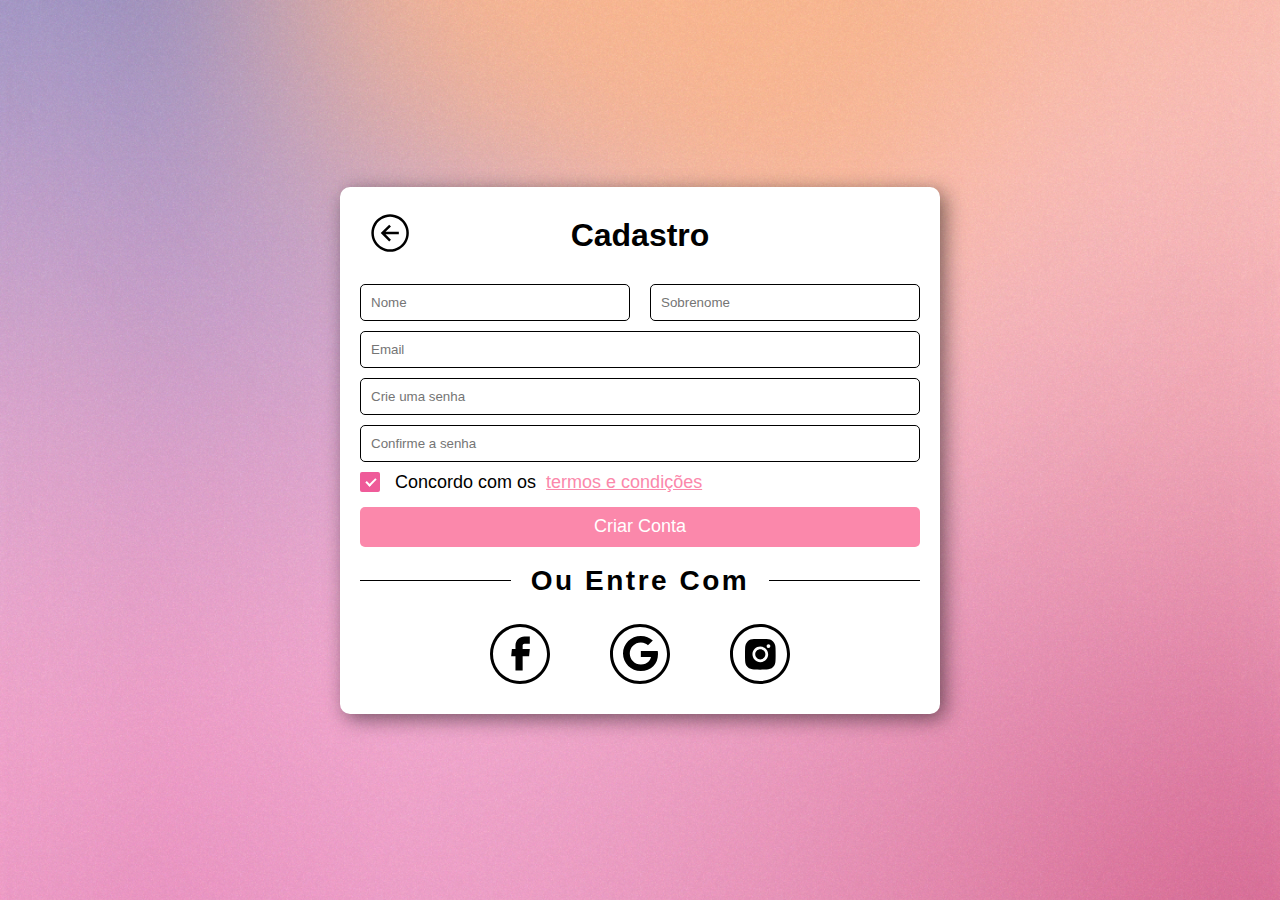
<file: Dalia_Projeto-main/dália/FrontEnd/DaliaCadastro/cadastro.html>
<!DOCTYPE html>
<html lang="en">

<head>
  <meta charset="UTF-8">
  <meta name="viewport" content="width=device-width, initial-scale=1.0">
  <link rel="stylesheet" href="cadastro.css">
  <title>Dália Cadastro</title>
  <link rel="shortcut icon" type="imagex/png" href="./img/dália_secundario.png">
</head>

<body>
  <div class="painel">
    <div class="form-row">
      <div class="cabecalho">
        <a href="/dália/Dália login/login.html" class="voltar"><img src="img/Back.svg" alt="Voltar"></a>
        <h1>Cadastro</h1>
      </div>
      <div class="nome_sobrenome">
        <input type="name" class="form-control__nm" id="name" placeholder="Nome">
        <input type="lastname" class="form-control__sm" id="lastname" placeholder="Sobrenome">
      </div>
      <div class="inputs">
        <div class="form-group">
          <input type="email" class="form-control" id="email" placeholder="Email">
        </div>
        <div class="seguranca form-group">
          <input type="password" class="form-control" id="password" placeholder="Crie uma senha">
        </div>
        <div class="seguranca form-group">
          <input type="password" class="form-control" id="passconfirmation" placeholder="Confirme a senha">
        </div>
      </div>
      <label class="container">Concordo com os <a href="#" class="termos__condicoes"> termos e condições </a>
        <input type="checkbox" checked="checked">
        <span class="checkmark"></span>
      </label>
      <section>
        <button>Criar Conta</button>
      </section>
      <div class="line-parent">
        <div class="frame-child">
        </div>
        <div class="ou-entre-com">Ou entre com</div>
        <div class="frame-child">
        </div>
      </div>
      <div class="tags__redes">
        <img class="tags" alt="" src="img/Facebook.svg">
        <img class="tags" alt="" src="img/Google.svg">
        <img class="tags" alt="" src="img/Instagram.svg">
      </div>


    </div>
  </div>
  <div vw class="enabled">
    <div vw-access-button class="active"></div>
    <div vw-plugin-wrapper>
      <div class="vw-plugin-top-wrapper"></div>
    </div>
  </div>
  <script src="https://vlibras.gov.br/app/vlibras-plugin.js"></script>
  <script>
    new window.VLibras.Widget('https://vlibras.gov.br/app');
  </script>
  <script src="cadastro.js"></script>
</body>

</html>
</file>
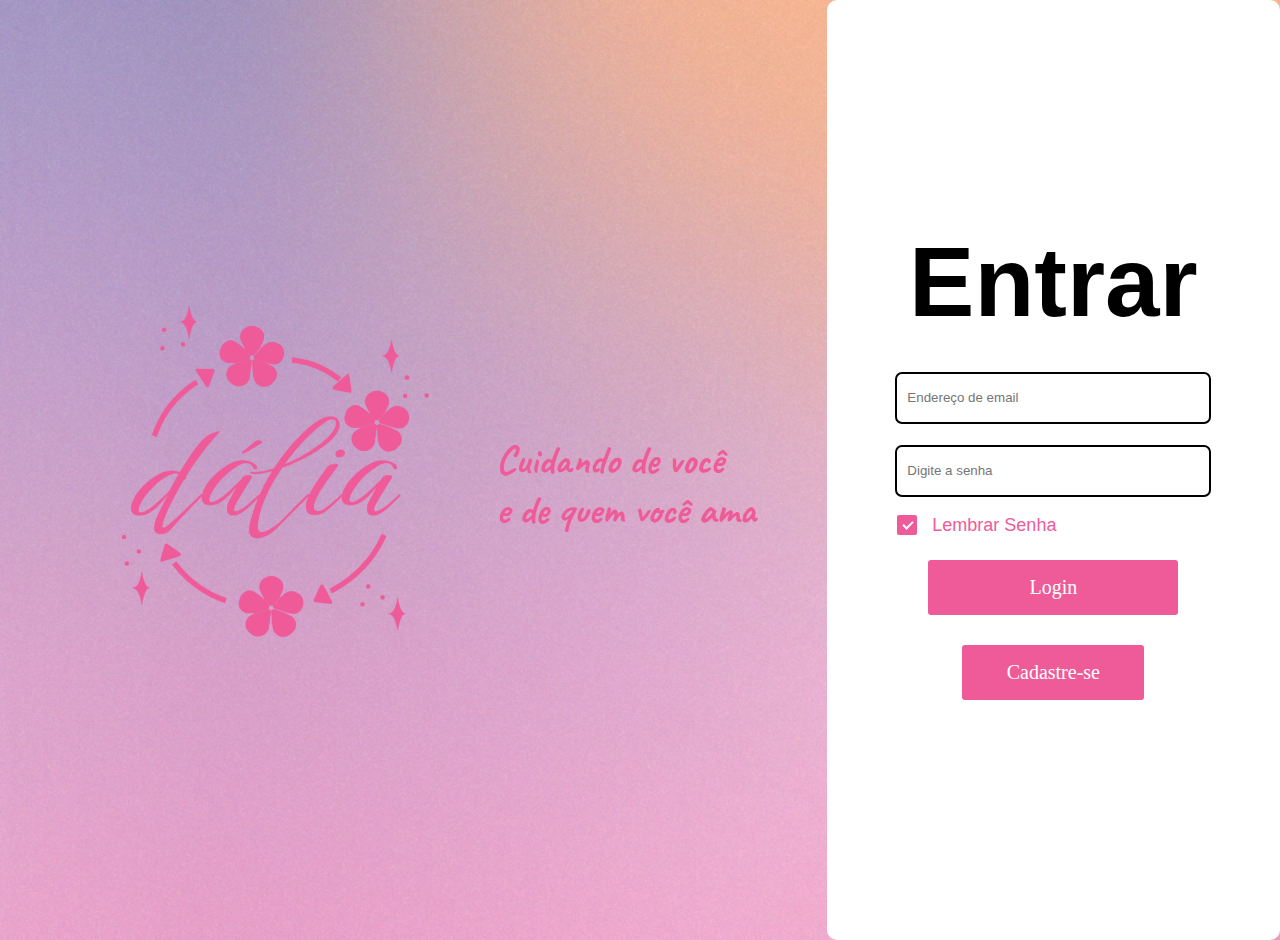
<file: Dalia_Projeto-main/dália/FrontEnd/DaliaLogin/login.html>
<!DOCTYPE html>
<html lang="en">
<head>
    <meta charset="UTF-8">
    <meta name="viewport" content="width=device-width, initial-scale=1.0">
    <link rel="stylesheet" href="login.css">
    <title>Dália Login</title>
    <link rel="shortcut icon" type="imagex/png" href="./img/dália_secundario.png">
</head>
<body>
  <div class="lado_left">
    <img src="img/Dalia 2.0.png" alt="Logo" class="LogoDalia">
    <h1>Cuidando de você<br>e de quem você ama</h1>
  </div>
  <div  class="lado_direito">

      <div class="form-group lado_rigth" >
        <h1 class="entrar">Entrar</h1>
       
      </div>
      <div class="form-group">
        <input type="email" class="form-control" id="exampleInputEmail1" aria-describedby="emailHelp" placeholder="Endereço de email">
        <input type="password" class="form-control-password" id="exampleInputPassword1" placeholder="Digite a senha">
        <label class="container">Lembrar Senha
          <input type="checkbox" checked="checked">
          <span class="checkmark"></span>
        </label>
      </div>
     <div class="botoes">
      <button type="submit" class="botaoLogin" href="/forum/index.html">Login</button>
      <a class="botaoCadastro" target="_blank" href='/dália/Dália cadastro/cadastro.html'>Cadastre-se</a>
    </div>
    </div>
    <div vw class="enabled">
      <div vw-access-button class="active"></div>
      <div vw-plugin-wrapper>
        <div class="vw-plugin-top-wrapper"></div>
      </div>
    </div>
    <script src="https://vlibras.gov.br/app/vlibras-plugin.js"></script>
    <script>
      new window.VLibras.Widget('https://vlibras.gov.br/app');
    </script>
    <script src="login.js"></script>
</body>
</html>
</file>
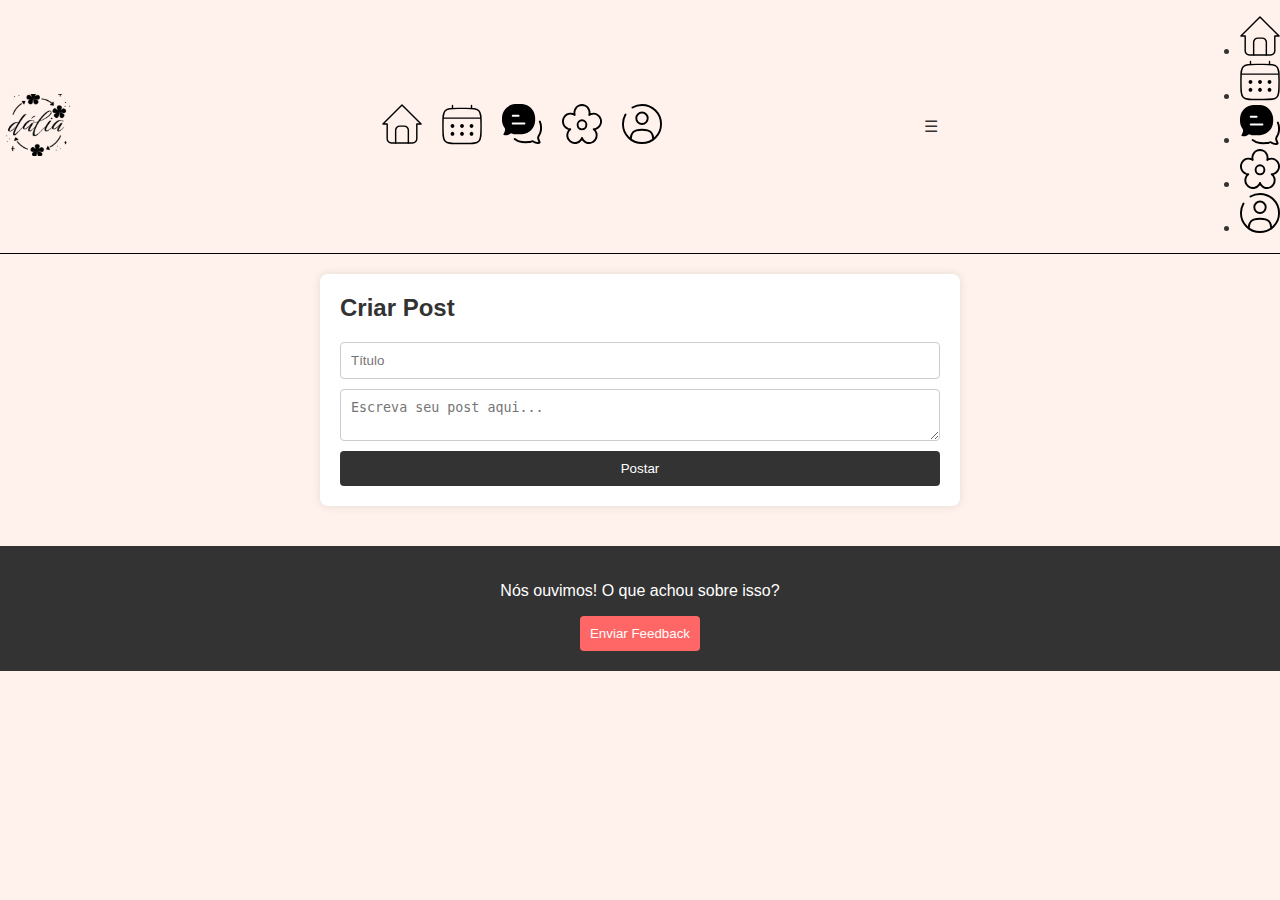
<file: Dalia_Projeto-main/dália/FrontEnd/forum/forum.html>
<!DOCTYPE html>
<html lang="en">

<head>
    <meta charset="UTF-8">
    <meta name="viewport" content="width=device-width, initial-scale=1.0">
    <link rel="stylesheet" href="https://stackpath.bootstrapcdn.com/bootstrap/4.1.3/css/bootstrap.min.css"
        integrity="sha384-MCw98/SFnGE8fJT3GXwEOngsV7Zt27NXFoaoApmYm81iuXoPkFOJwJ8ERdknLPMO" crossorigin="anonymous">
    <title>Dália</title>
    <link rel="shortcut icon" type="imagex/png" href="./img/navbar/dália_secundario.png">
    <link rel="stylesheet" href="forum.css">
</head>

<body>
    <header>
        <div class="logo">
            <img src="./img/navbar/Logo_dalia.png" alt="Logo">
        </div>
        <nav>
            <ul>
                <li class="Home"><a href="../home/index.html"><img src="./img/navbar/Home__nav.svg" alt=""></a></li>
                <li class="Calendario"><a href="../calendario/calendario.html"><img src="./img/navbar/Calendar__nav.svg"></a></li>
                <li class="forum"><a href="../forum/forum.html"><img src="./img/navbar/Fórum-full__nav.svg"></a></li>
                <li class="principal"><a href="../principal/principal.html"><img src="./img/navbar/Flower__nav.svg" alt=""></a></li>
                <li class="perfil"><a href="../perfil/perfil.html"><img src="./img/navbar/Perfil__nav.svg"></a>
                </li>
            </ul>
        </nav>
    </header>
    <main>
        <section class="post-creation">
            <h2>Criar Post</h2>
            <form id="post-form">
                <input type="text" id="post-title" placeholder="Título" required>
                <textarea id="post-content" placeholder="Escreva seu post aqui..." required></textarea>
                <button type="submit">Postar</button>
            </form>
        </section>
        <section class="posts" id="posts"></section>
    </main>
    <div vw class="enabled">
        <div vw-access-button class="active"></div>
        <div vw-plugin-wrapper>
            <div class="vw-plugin-top-wrapper"></div>
        </div>
    </div>
    <script src="https://vlibras.gov.br/app/vlibras-plugin.js"></script>
    <script>
        new window.VLibras.Widget('https://vlibras.gov.br/app');
    </script>
    <footer>
        <div class="feedback">
            <p>Nós ouvimos! O que achou sobre isso?</p>
            <button>Enviar Feedback</button>
        </div>
    </footer>
    <script src="https://code.jquery.com/jquery-3.3.1.slim.min.js"
        integrity="sha384-q8i/X+965DzO0rT7abK41JStQIAqVgRVzpbzo5smXKp4YfRvH+8abtTE1Pi6jizo" crossorigin="anonymous">
    </script>
    <script src="https://cdnjs.cloudflare.com/ajax/libs/popper.js/1.14.3/umd/popper.min.js"
        integrity="sha384-ZMP7rVo3mIykV+2+9J3UJ46jBk0WLaUAdn689aCwoqbBJiSnjAK/l8WvCWPIPm49" crossorigin="anonymous">
    </script>
    <script src="https://stackpath.bootstrapcdn.com/bootstrap/4.1.3/js/bootstrap.min.js"
        integrity="sha384-ChfqqxuZUCnJSK3+MXmPNIyE6ZbWh2IMqE241rYiqJxyMiZ6OW/JmZQ5stwEULTy" crossorigin="anonymous">
    </script>
    <script>
 document.addEventListener('DOMContentLoaded', function() {
    // Cria o botão de toggle
    const menuToggle = document.createElement('div');
    menuToggle.className = 'menu-toggle';
    menuToggle.innerHTML = '☰';
    
    // Cria o container do dropdown
    const dropdownMenu = document.createElement('div');
    dropdownMenu.className = 'dropdown-menu';
    
    // Clona o menu existente para dentro do dropdown
    const navClone = document.querySelector('nav ul').cloneNode(true);
    dropdownMenu.appendChild(navClone);
    
    // Adiciona os elementos ao header
    const header = document.querySelector('header');
    header.appendChild(menuToggle);
    header.appendChild(dropdownMenu);
    
    // Adiciona evento de clique
    menuToggle.addEventListener('click', function(e) {
        e.stopPropagation();
        dropdownMenu.classList.toggle('show');
    });
    
    // Fecha o menu ao clicar fora
    document.addEventListener('click', function() {
        dropdownMenu.classList.remove('show');
    });
    
    // Previne que o clique no menu feche ele
    dropdownMenu.addEventListener('click', function(e) {
        e.stopPropagation();
    });
});
</script>
    <script src="forum.js"></script>
</body>

</html>
</file>
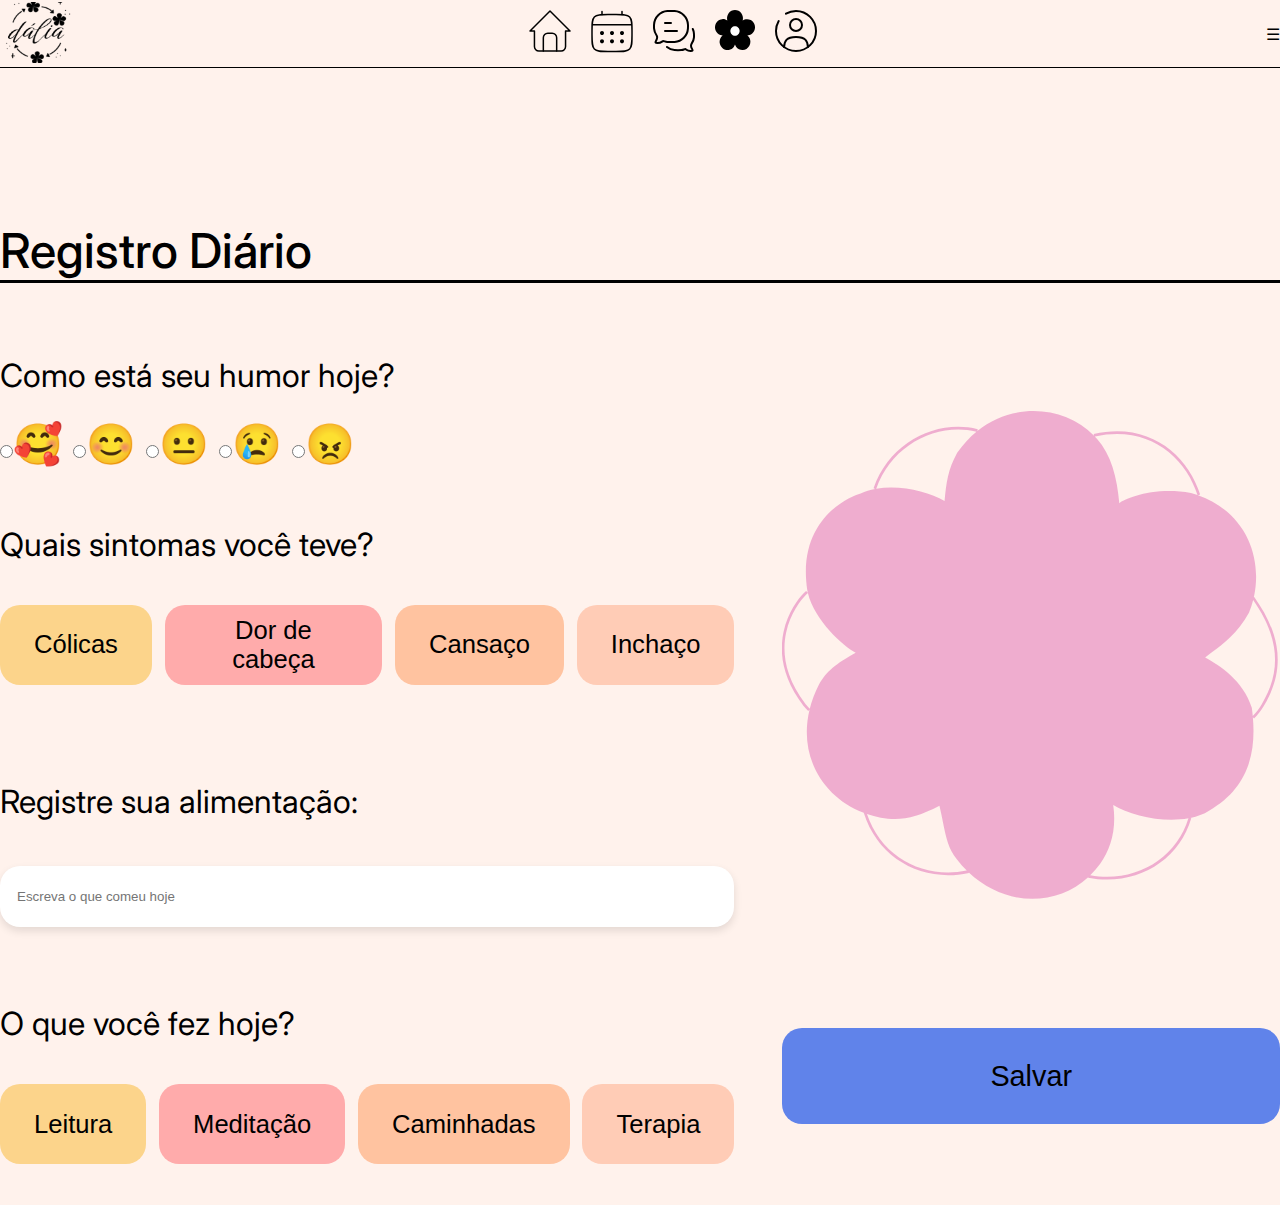
<file: Dalia_Projeto-main/dália/FrontEnd/principal/principal.html>
<!DOCTYPE html>
<html lang="pt-br">
<head>
    <meta charset="UTF-8">
    <meta name="viewport" content="width=device-width, initial-scale=1.0">
    <title>Document</title>
    <link rel="stylesheet" href="principal.css">
    <link rel="preconnect" href="https://fonts.googleapis.com">
    <link rel="preconnect" href="https://fonts.gstatic.com" crossorigin>
    <link href="https://fonts.googleapis.com/css2?family=Inter:ital,opsz,wght@0,14..32,100..900;1,14..32,100..900&display=swap" rel="stylesheet">
    <title>Registro diario materno</title>
    <link rel="shortcut icon" type="imagex/png" href="./navbar/dália_secundario.png">
    <script src="perfil-darkmode.js"></script>
</head>
<body>
    <header>
        <div class="logo">
            <img src="./navbar/Logo_dalia.png" alt="Logo">
        </div>
        <nav>
            <ul>
                <li class="Home"><a href="./home/index.html"><img src="./navbar/Home__nav.svg" alt=""></a></li>
                <li class="Calendario"><a href="../calendario/calendario.html"><img src="./navbar/Calendar__nav.svg"></a></li>
                <li class="forum"><a href="../forum/forum.html"><img src="./navbar/Fórum__nav.svg"></a></li>
                <li class="principal"><a href="../principal/principal.html"><img src="./navbar/Flower-full__nav.svg" alt=""></a></li>
                <li class="perfil"><a href="../perfil/perfil.html"><img src="./navbar/Perfil__nav.svg"></a>
                </li>
            </ul>
        </nav>
    </header>
    <main>
        <div class="container">
            <div>
                <h1>Registro Diário</h1>
            <div class="container-registro" alt="registro-diario">
                <div class="imagem-fundo">
                    <div class="recebe-registros" id="recebe-registros">
                        <div class="registros-conteudo" id="registros-conteudo"></div>
                    </div>
                </div>
                <div>
                    <h2>Como está seu humor hoje?</h1>
                        <div class="mood-options">
                            <label class="sentimento" for="happy1"><input type="radio" id="happy1" name="mood" value="feliz">🥰</label>
                            <label class="sentimento" for="happy2"><input type="radio" id="happy2" name="mood" value="contente">😊</label>
                            <label class="sentimento" for="neutro"><input type="radio" id="neutro" name="mood" value="neutro">😐</label>
                            <label class="sentimento" for="triste"><input type="radio" id="triste" name="mood" value="triste">😢</label>
                            <label class="sentimento" for="bravo"><input type="radio" id="bravo" name="mood" value="bravo">😠</label>
                        </div>
                </div>
                <div class="registro">
                    <h2>Quais sintomas você teve?</h1>
                    <div alt="sintomas"></div>
                    <div>
                        <div id="lista-sintomas" class="sintomas__btn">
                            <button class="sintoma" style="background-color: #fcd48b;" value="colicas">Cólicas</button>
                            <button class="sintoma" style="background-color: #FFABAB;" value="dorCabeca">Dor de cabeça</button>
                            <button class="sintoma" style="background-color: #FFC3A0;" value="cansaco">Cansaço</button>
                            <button class="sintoma" style="background-color: #FFCCB6;" value="inchaço">Inchaço</button>
                        </div>
                    </div>
                </div>
                <div class="registro">
                    <h2>Registre sua alimentação:</h1>
                    <div alt="alimentacao">
                        <input type="text" class="alimentacao" placeholder="Escreva o que comeu hoje">
                    </div>
                </div>
                <div class="registro">
                    <h2>O que você fez hoje?</h1>
                    <div alt="hábitos"></div>
                    <div id="lista-sintomas" class="sintomas__btn">
                        <button class="sintoma" style="background-color: #fcd48b;" value="leituras" id="BotaoSintoma">Leitura</button>
                        <button class="sintoma" style="background-color: #FFABAB;" value="meditação" id="BotaoSintoma">Meditação</button>
                        <button class="sintoma" style="background-color: #FFC3A0;" value="caminhadas">Caminhadas</button>
                        <button class="sintoma" style="background-color: #FFCCB6;" value="terapia">Terapia</button>
                    </div>
                </div>
                <button class="save">Salvar</button>
            </div>
            </div>
        </div>
    </main>
    

    
<script src="principal.js"></script>
<!-- VLibras-->
<div vw class="enabled">
<div vw-access-button class="active"></div>
<div vw-plugin-wrapper>
  <div class="vw-plugin-top-wrapper"></div>
</div>
</div>
<script src="https://vlibras.gov.br/app/vlibras-plugin.js"></script>
<script>
new window.VLibras.Widget('https://vlibras.gov.br/app');
</script>
<script src="https://code.jquery.com/jquery-3.3.1.slim.min.js" integrity="sha384-q8i/X+965DzO0rT7abK41JStQIAqVgRVzpbzo5smXKp4YfRvH+8abtTE1Pi6jizo" crossorigin="anonymous"></script>
<script src="https://cdnjs.cloudflare.com/ajax/libs/popper.js/1.14.3/umd/popper.min.js" integrity="sha384-ZMP7rVo3mIykV+2+9J3UJ46jBk0WLaUAdn689aCwoqbBJiSnjAK/l8WvCWPIPm49" crossorigin="anonymous"></script>
<script src="https://stackpath.bootstrapcdn.com/bootstrap/4.1.3/js/bootstrap.min.js" integrity="sha384-ChfqqxuZUCnJSK3+MXmPNIyE6ZbWh2IMqE241rYiqJxyMiZ6OW/JmZQ5stwEULTy" crossorigin="anonymous"></script>
<script>
 document.addEventListener('DOMContentLoaded', function() {
    // Cria o botão de toggle
    const menuToggle = document.createElement('div');
    menuToggle.className = 'menu-toggle';
    menuToggle.innerHTML = '☰';
    
    // Cria o container do dropdown
    const dropdownMenu = document.createElement('div');
    dropdownMenu.className = 'dropdown-menu';
    
    // Clona o menu existente para dentro do dropdown
    const navClone = document.querySelector('nav ul').cloneNode(true);
    dropdownMenu.appendChild(navClone);
    
    // Adiciona os elementos ao header
    const header = document.querySelector('header');
    header.appendChild(menuToggle);
    header.appendChild(dropdownMenu);
    
    // Adiciona evento de clique
    menuToggle.addEventListener('click', function(e) {
        e.stopPropagation();
        dropdownMenu.classList.toggle('show');
    });
    
    // Fecha o menu ao clicar fora
    document.addEventListener('click', function() {
        dropdownMenu.classList.remove('show');
    });
    
    // Previne que o clique no menu feche ele
    dropdownMenu.addEventListener('click', function(e) {
        e.stopPropagation();
    });
});
</script>
</body>
</html>
</file>
<file: Dalia_Projeto-main/dália/FrontEnd/DaliaCadastro/cadastro.css>
html, body {
    height: 100%;
    margin: 0;
    padding: 0;
    display: flex;
    justify-content: center;
    align-items: center;
    background-size: cover;
    background-repeat: no-repeat;
    font-family: 'Gill Sans', 'Gill Sans MT', Calibri, 'Trebuchet MS', sans-serif;
}

html{
    background-image: url(img/Gradient.png);
}

* {
    box-sizing: border-box;
}

.painel {
    box-shadow: 5px 5px 20px rgba(0, 0, 0, 0.5); /* Ajuste para sombra externa */
    padding: 20px;
    width: 600px;
    max-width: 600px;
    border-radius: 10px;
    background-color: white;
}


.nome_sobrenome {
    display: flex;
    gap: 20px;
}

.form-control__nm, .form-control__sm, .form-control {
    width: 100%;
    padding: 10px;
    margin-bottom: 10px;
    border-radius: 5px;
    border: 1.5px solid black;
}

.form-control__nm {
    width: 220px;
    flex: 1;
}

.form-control__sm {
    flex: 1;
}

button {
    width: 100%;
    height: 40px;
    margin-top: 15px;
    border: none;
    border-radius: 5px;
    font-size: 18px;
    background-color: #FB88AB;
    color: white;
    cursor: pointer;
}

button:hover {
    background-color: white;
    border: 1.5px solid  #FB88AB;
    color: #FB88AB;

}


.cabecalho {
    margin-bottom: 20px;
    display: flex;
    align-items: center;
    justify-content: center; /* Mantém o conteúdo centralizado */
    position: relative;
    padding: 10px;
}

.cabecalho h1 {
    margin: 0;
    text-align: center; /* Centraliza o texto dentro de seu espaço */
    flex-grow: 1; /* Ocupará o espaço disponível entre o ícone e o final */
}

.cabecalho .voltar {
    position: absolute;
    left: 10px; /* Fixa o ícone à esquerda */
    text-decoration: none; /* Remove sublinha de links */
}

.cabecalho img {
    height: 40px;
    width: 40px;
    cursor: pointer;
}

/* Responsividade */
@media (max-width: 768px) {
    .nome_sobrenome {
        flex-direction: column;
    }
}

.frame-child {
    flex: 1;
    position: relative;
    border-top: 1px solid black;
    box-sizing: border-box;
    height: 1px;
}
.ou-entre-com {
    position: relative;
    letter-spacing: 0.09em;
    line-height: 67px;
    text-transform: capitalize;
    font-weight: 600;
}
.line-parent {
    width: 100%;
    position: relative;
    display: flex;
    flex-direction: row;
    align-items: center;
    justify-content: flex-start;
    gap: 20px;
    text-align: center;
    font-size: 28px;
    color: black;
}

.tags {
    width: 60px;
    position: relative;
    height: 60px;
}
.tags__redes {
    position: relative;
    width: 100%;
    display: flex;
    flex-direction: row;
    align-items: center;
    justify-content: center;
    padding: 10px 0px;
    box-sizing: border-box;
    gap: 60px;
    }

.termos__condicoes{
    color: #FB88AB;
    padding-left: 1ch;
}

/*checkbox*/ 
.container {
    display: flex;
    align-items: center; /* Alinha o checkbox e o texto verticalmente */
    position: relative;
    padding-left: 35px;
    cursor: pointer;
    font-size: 18px; /* Ajusta o tamanho da fonte para combinar */
    line-height: 20px; /* Certifica-se de que o texto e o checkbox estão bem alinhados */
    user-select: none;
  }

.container input {
    position: absolute;
    opacity: 0;
    cursor: pointer;
    height: 0;
    width: 0;
  }
.checkmark {
    position: absolute;
    top: 0;
    left: 0;
    height: 20px;
    width: 20px;
    background-color: #ccc;
    border-radius: 10%;
  }

.container:hover input ~ .checkmark {
    background-color: #ef5b99;
  }

.container input:checked ~ .checkmark {
    background-color: #ef5b99;
  }

.checkmark:after {
    content: "";
    position: absolute;
    display: none;
}

.container input:checked ~ .checkmark:after {
    display: block;
}

.container .checkmark:after {
        left: 8px; /* Ajustando o ícone de marcação */
        top: 4px; /* Ajustando o ícone de marcação */
        width: 4px; /* Reduzindo o tamanho da marcação */
        height: 8px; /* Reduzindo o tamanho da marcação */
        border: solid white;
        border-width: 0 2px 2px 0;
        transform: rotate(45deg);
    }
</file>
<file: Dalia_Projeto-main/dália/FrontEnd/DaliaLogin/login.css>
@import url('https://fonts.googleapis.com/css2?family=Caveat:wght@400..700&display=swap');

html{
    width: 100%;
    height: 100%;
    position: absolute;
}

.form-group{
    display: flex;
    flex-direction: column;
    justify-content: center;
    align-items: flex-start;
    margin-bottom: 10px;
}

body{
    font-family: "Caveat", cursive;
    margin: 0;
    color: #ef5b99;
    display: flex;
    background: rgb(255,255,255);
    background-image: url(img/Gradient.png);
    background-size: 1920px;
    /*background: linear-gradient(90deg, rgba(255,255,255,1) 0%, rgba(255,180,208,1) 100%);*/
}   



.lado_direito {
    padding: 20px;
    border-radius: 10px;
    width: 50%;
    height: 100vh; /* Agora a div ocupa 100% da altura da viewport */
    display: flex;
    flex-direction: column;
    justify-content: center; /* Centraliza verticalmente */
    align-items: center; /* Centraliza horizontalmente */
    background-color: white;
    font-family: 'Gill Sans', 'Gill Sans MT', Calibri, 'Trebuchet MS', sans-serif;
}

h1{
    margin: 0;
    justify-content: center;
    align-items: center;
    display: flex;
}

.botoes{
    display: flex;
    flex-direction: column;
    width: 250px;
    align-items: center;
    
}

button{
    margin: 15px 15%;
    display: flex;
    justify-content: center;
    align-items: center;
    width: 100%;    
    padding: 16px;
    border: none;
    border-radius: 3px;
    font-family: 'Gill Sans', 'Gill Sans MT', Calibri, 'Trebuchet MS';
    font-size: 20px;
}
.botaoLogin{
    background-color: #ef5b99;
    color: white;
}
.botaoLogin:hover{
    background-color: white;
    color: #ef5b99;
    outline: solid 2px  #ef5b99;

}

a{
    text-decoration: none;
    display: flex;
    justify-content: center;
    align-items: center;
    font-size: 20px;
    padding: 16px;
    border-radius: 3px;
    margin: 15px 15%;
}

.botaoCadastro:hover{
    background-color: white;
    color: #ef5b99;
    outline: solid 2px  #ef5b99;

}

.entrar{
    font-size: 98px;
    color: black;
}

.form-control{
    width: 300px;
    padding-left: 10px;
    height: 46px;
    margin-top: 25px;
    border-radius: 5px;
    border-width: 0;
    outline: solid 2px black;
    background-color: transparent;
}

.form-control-password{
    width: 300px;
    height: 46px;
    padding-left: 10px;
    margin-top: 25px;
    border-radius: 5px;
    border-width: 0;
    outline: solid 2px black;
    background-color: transparent;
}

.lado_left{
    margin-top: 30px;
    width: 100%;
    display:flex;
    justify-content: center;
    align-items: center;
   
    font-size: 20px;
}

.LogoDalia{
    margin: 20px;
    width: 30vw;
}
.botaoCadastro{
    background-color: #ef5b99;
    color: white;
    width: 150px;
    font-family: 'Gill Sans', 'Gill Sans MT', Calibri, 'Trebuchet MS';
}

/*checkbox*/ 
.container {
    margin-top: 20px;
    display: flex;
    align-items: center; /* Alinha o checkbox e o texto verticalmente */
    position: relative;
    padding-left: 35px;
    cursor: pointer;
    font-size: 18px; /* Ajusta o tamanho da fonte para combinar */
    line-height: 20px; /* Certifica-se de que o texto e o checkbox estão bem alinhados */
    user-select: none;
  }

.container input {
    position: absolute;
    opacity: 0;
    cursor: pointer;
    height: 0;
    width: 0;
  }
.checkmark {
    position: absolute;
    top: 0;
    left: 0;
    height: 20px;
    width: 20px;
    background-color: #ccc;
    border-radius: 10%;
  }

.container:hover input ~ .checkmark {
    background-color: #ef5b99;
  }

.container input:checked ~ .checkmark {
    background-color: #ef5b99;
  }

.checkmark:after {
    content: "";
    position: absolute;
    display: none;
}

.container input:checked ~ .checkmark:after {
    display: block;
}

.container .checkmark:after {
        left: 8px; /* Ajustando o ícone de marcação */
        top: 4px; /* Ajustando o ícone de marcação */
        width: 4px; /* Reduzindo o tamanho da marcação */
        height: 8px; /* Reduzindo o tamanho da marcação */
        border: solid white;
        border-width: 0 2px 2px 0;
        transform: rotate(45deg);
    }
</file>
<file: Dalia_Projeto-main/dália/FrontEnd/forum/forum.css>
body {
    font-family: Arial, sans-serif;
    background-color: #FFF2EC;
    color: #333;
    margin: 0;
    padding: 0;
}

header {
    width: 100%;
    background: #FFF2EC;
    display: flex;
    justify-content: space-between;
    align-items: center;
    border-bottom: 1px solid #000000;
}

nav ul {
    list-style: none;
    display: flex;
    gap: 20px;
}

nav ul li a {
    text-decoration: none;
    color: #333;
}

img {
    width: 40px;
}

.logo img {
    margin-top: 2%;
    width: 80px;
}

.navbar{
    padding: 0%;
}

.Ajuda, .dropdown{
    margin-top: 2%;
}

main {
    display: flex;
    flex-direction: column;
    align-items: center;
    padding: 20px;
}

.post-creation {
    width: 100%;
    max-width: 600px;
    background-color: #fff;
    padding: 20px;
    box-shadow: 0 0 10px rgba(0, 0, 0, 0.1);
    margin-bottom: 20px;
    border-radius: 8px;
}

.post-creation h2 {
    margin-top: 0;
}

.post-creation form {
    display: flex;
    flex-direction: column;
}

.post-creation input, .post-creation textarea {
    margin-bottom: 10px;
    padding: 10px;
    border: 1px solid #ccc;
    border-radius: 4px;
}

.post-creation button {
    padding: 10px;
    border: none;
    border-radius: 4px;
    background-color: #333;
    color: #fff;
    cursor: pointer;
}

.posts {
    width: 100%;
    max-width: 600px;
}

.post {
    background-color: #fff;
    padding: 20px;
    box-shadow: 0 0 10px rgba(0, 0, 0, 0.1);
    margin-bottom: 20px;
    border-radius: 8px;
}

.post-title {
    font-size: 1.2em;
    margin: 0 0 10px 0;
}

.feedback {
    text-align: center;
    padding: 20px;
    background-color: #333;
    color: #fff;
}

.feedback button {
    padding: 10px;
    border: none;
    border-radius: 4px;
    background-color: #ff6666;
    color: #fff;
    cursor: pointer;
}

.Post{
    margin-bottom: 30px;
    border: 2px solid black;
    padding: 20px;
    border-radius: 20px;
    width: 650px;
    background-color: white;
}

.post__perfil{
    gap: 12px;
    display: flex;
    flex-direction: row;
    align-items: center;
}

.post__perfil p{
    margin: 0 !important;
}

.foto__perfil{
    height: 30px;
    width: 30px;
    border-radius: 50%;
}

.text__content{
    padding: 8px;
}


.post__interact{
    gap: 30px;
    display: flex;
    align-items: center;
}

.post__icons{
    gap: 30px;
    display: flex;
    justify-content: space-between;
}

.interact__like{
    margin: 0 !important;
    gap: 10px;
    display: flex;
    align-items: center;
}


.input__interact{
    flex: 1;
    border: 2px solid #f8d4e0cc;
    padding: 10px;
    border-radius: 10px;
    outline: none; 
    transition: border 0.3s ease; 
}

.input__interact:focus{
    border: 2px solid #ffc9dbcc;
    box-shadow: 0 0 5px rgba(0, 0, 0, 0.3); 
}

.input--send{
    align-items: center;
    display: flex;
    flex: 1;
    position: relative;
}

.send__icon{
    position: absolute;
    right: 10px;
    cursor: pointer;
    margin-right: 10px  ;
}

.comment__interact{
    cursor: pointer;
   margin: 0;
}

.comment__content {
    position: relative;
    display: flex;
    align-items: center;
}

.comment__count {
    background-color: white;
    padding: 2px 5px;
    border-radius: 50%;
    font-size: 12px;
    font-weight: bold;
    color: #333;
    margin-left: -10px;
    margin-top: -5px;
    box-shadow: 0px 0px 3px rgba(0, 0, 0, 0.2);
}

.like__content {
    position: relative;
    display: flex;
    align-items: center;
}


.like__count{
    z-index: 1;
    background-color: white;
    padding: 2px 5px;
    border-radius: 50%;
    font-size: 12px;
    font-weight: bold;
    color: #333;
    margin-left: -10px;
    margin-top: -5px;
    box-shadow: 0px 0px 3px rgba(0, 0, 0, 0.2);
}

.interact__share{
    display: flex;
    align-items: center;
}


.heart {
    width: 40px;
    height: 40px;
    cursor: pointer;
    transition: transform 0.2s ease;
}

.heart.animate {
    animation: pulse 0.5s ease;
}


.share__img{
    cursor: pointer;
}


.comments-section {
    max-height: 100;
    opacity: 100;
   
    transition: max-height 0.8s ease, opacity 0.8s ease;
    margin-top: 25px;
}

.comments-section.open {
    max-height: 1000px; 
    opacity: 1;
    margin-top: 15px;
    padding: 15px;
    background-color: #f8d4e0;
    border-radius: 8px;
}

.comments-list {
    margin-bottom: 20px;
}

.comment {
    display: flex;
    flex-direction: column;
    align-items: flex-start;
    gap: 10px;
    margin-bottom: 15px;  
    margin-top: 15px;  
}

.comment__perfil {
    display: flex;
    gap: 10px;
    align-items: center;
}

.foto__perfil {
    width: 40px;
    height: 40px;
    border-radius: 50%;
}

.comment__info {
    display: flex;
    flex-direction: column;
}

.nome__perfil {
    font-weight: bold;
    margin: 0;
    color: #333;
}

.comment__text {
    width: fit-content;
    margin: 5px 0 0;
    background-color: #fff;
    padding: 10px;
    border-radius: 8px;
    font-size: 14px;
    color: #333;
}

.comments-section {
    max-height: 1000px;
    opacity: 1;
    transition: max-height 0.8s ease, opacity 0.8s ease;
    margin-top: 25px;
    padding: 20px;
    background-color: #ffffff;
    border-radius: 12px;
    box-shadow: 0 4px 15px rgba(0, 0, 0, 0.1);
}

.comments-list {
    margin-bottom: 20px;
}

.comment {
    display: flex;
    flex-direction: column;
    align-items: flex-start;
    gap: 15px;
    margin-bottom: 15px;  
    padding: 15px;
    background-color: #f9f9f9;
    border-radius: 10px;
    box-shadow: 0 2px 5px rgba(0, 0, 0, 0.1);
    transition: transform 0.2s;
}

.comment:hover {
    transform: scale(1.02);
}

.comment__perfil {
    display: flex;
    align-items: center;
    gap: 10px;
}

.foto__perfil {
    width: 50px;
    height: 50px;
    border-radius: 50%;
    border: 2px solid #ff69b4;
    box-shadow: 0 1px 3px rgba(0, 0, 0, 0.2);
}

.comment__info {
    display: flex;
    flex-direction: column;
}

.nome__perfil {
    font-weight: bold;
    color: #333;
    font-size: 1.1em;
}

.comment__text {
    width: 100%;
    margin-top: 5px;
    padding: 10px;
    background-color: #ffffff;
    border-radius: 8px;
    font-size: 14px;
    color: #666;
    border-left: 4px solid #ff69b4;
    box-shadow: 0 1px 3px rgba(0, 0, 0, 0.1);
}


.input--send {
    display: flex;
    align-items: center;
    border: 2px solid #ffcccc;
    border-radius: 20px;
    background-color: #fff;
    padding: 10px;
    transition: border 0.3s ease; 
    margin-top: 15px;
}

.input--send:focus {
    border-color: #ff69b4;
    box-shadow: 0 0 5px rgba(255, 105, 180, 0.5);
}

.comment__interact {
    cursor: pointer;
    margin: 0;
    padding: 8px 15px;
    color: white;
    border-radius: 5px;
    font-weight: bold;
    transition: background-color 0.3s ease;
}



@keyframes pulse {
    0% {
        transform: scale(1);
    }
    50% {
        trnsform: scale(1.2);
    }
    100% {
        transform: scale(1);
    }
}


.no-post {
    font-weight: bold;
    margin: 0;
    color: #333;
    text-align: center;
}
</file>
<file: Dalia_Projeto-main/dália/FrontEnd/principal/principal.css>
:root{
    --fonte-principal: 'Inter', sans-serif;
    --peso-titulo: 500; 
    --peso-subTitulo: 500; 
    --peso-texto: 400;
    --tamanho-titulo: 3rem;
    --tamanho-subtitulo: 2rem;
    --tamanho-texto: 1.5rem;
    --tamanho-texto-botão: 1.2rem;
    --tamanho-titulo-telasgrandes: 3.5rem;
    --tamanho-subtitulo-telasgrandes: 2.5rem;
    --tamanho-texto-telasgrandes: 1.8rem;
    --fundo: #FFF2EC;
    
}

*{
    
    box-sizing: border-box;
    margin: 0;
    padding: 0;
}

body{
    font-family: var(--fonte-principal);
    background-color: var(--fundo);

    h1 {
        font-weight: var(--peso-titulo);
        font-size: var(--tamanho-titulo);
        margin: 73px 0px 41px;
        border-bottom: solid #000000;
    }
    
    h2 {
        font-weight: var(--peso-subtitulo);
        font-size: var(--tamanho-subtitulo);
    }
    
    p {
        font-weight: var(--peso-texto);
        font-size: var(--tamanho-texto);
    }
    
}
main{
    margin-top: 5rem;
}
header {
    width: 100%;
    background: var(--fundo);
    display: flex;
    justify-content: space-between;
    align-items: center;
    border-bottom: 1px solid #000000;
}

nav ul {
    list-style: none;
    display: flex;
    gap: 20px;

    li a {
        text-decoration: none;
        color: #333;
    }
}


.logo img {
    margin-top: 2%;
    width: 80px;
}

.dropdown-menu {
    margin: 46% 0% 0% -690%;
    padding: 70% 200% 240% 250%;
    display: none;
    background: #fff;
    border: 1px solid #ccc;
    border-radius: 5%;
    box-shadow: 0 4px 8px rgba(0, 0, 0, 0.2);
    background-image: url(/img/navbar/Gradient.png);
}

.main{
    align-self: center;
    display: flex;
    justify-content: center;
    margin-top: 73px;
}
.container{
    width: 100%;
    height: 100vh;
    display: flex;
    align-items: center;
    flex-direction: column;
    justify-content:  flex-start;
    margin: 0 auto; 
    margin-top: 1%;
    gap: 10px;
}

.container-registro{
    margin-top: 73px;
}

.imagem-fundo{
    width: 100%;
    height: 450px;
    position: relative;
    background-image: url("./navbar/Union.svg");
    background-size: contain;
    background-repeat: no-repeat;
    background-position: center;
}
.recebe-registros {
    width: 100%;
    height: 170px;
    margin: 20px 0;
    overflow: hidden;
}

.registros-conteudo {
    position: absolute;
    top: 0;
    left: 0;
    width: 100%;
    height: 100%;
    display: flex;
    flex-direction: column;
    align-items: center;
    justify-content: center;
    padding: 20px;
}

.registro{
    margin-bottom: 41px;
}

.mood-options{
    font-size: 2.5rem;
    margin: 41px 0px;
    padding-bottom: 1rem;
    align-items: center;
    
}
.mood-options :hover{
    font-size: 3rem;
    cursor: pointer;
    transition: transform 0.3s ease;
}

.sintomas__btn{
    display: flex;
    gap: 1vw;
    margin: 41px 0px;
}

.sintoma{
    padding: 0px 26px;
    height: 50px;
    border-radius: 20px;
    border-color: transparent;
    align-items: center;
    gap: 10px;
    font-size: var(--tamanho-texto-botão);
    transition: box-shadow 0.3s ease;
}

.sintoma:hover{
    box-shadow: 0 4px 8px rgba(0, 0, 0, 0.233); 
}


.alimentacao{
    width: 550px;
    height: 50px;
    padding-left: 15px;
    margin: 21px 0px;
    border-radius: 20px;
    border-color: transparent;
    align: center;
    transition: box-shadow 0.3s ease;
    box-shadow: 0 4px 8px rgba(0, 0, 0, 0.11); 

}
.alimentacao:hover{
    border-color: none;
    box-shadow: 0 4px 8px rgba(0, 0, 0, 0.363); 
}

.save{
    font-size: var(--tamanho-texto-botão);
    display: block;
    height: 70px;
    width: 100%;
    max-width: 450px; 
    background-color: #6083EA;
    border-radius: 20px;
    border-color: transparent;
    margin: 0 auto; 
    transition: box-shadow 0.3s ease;
    text-align: center; 

}

.save:hover {
    box-shadow: 0 4px 8px rgba(0, 0, 0, 0.363); 
    color: var(--fundo);
}


@media screen and (min-width: 1024px) {

    h1 {
        font-size: 3.5rem;
        margin-bottom: 2rem;
    }

    h2 {
        font-size: 2.5rem;
        margin-bottom: 1.5rem;
    }

    p, .sintoma {
        font-size: 1.8rem;
    }

    .container-registro {
        display: grid;
        grid-template-columns: 1fr 1fr;
        grid-template-rows: auto ; /* Adicionei uma linha extra */
        gap: 3rem;
        align-items: start;
    }

    .imagem-fundo {
        grid-column: 2;
        grid-row: 1 / span 3;
        height: 100%;
        min-height: 600px; 
    }

    .registro {
        margin-bottom: 0;
    }

    .mood-options {
        grid-column: 1;
        grid-row: 1;
        margin: 0;
        padding-bottom: 0;
    }

   
    .sintomas__btn {
        grid-column: 1;
        grid-row: 1;
        justify-content: flex-start;
    }

    
    .registro:nth-of-type(1) { 
        grid-column: 1;
        grid-row: 3;
    }

    .registro:nth-of-type(3) { 
        grid-column: 1;
        grid-row: 2;
    }
    
    .registro:nth-of-type(2) { 
        grid-column: 1;
        grid-row: 4;
    }


    .alimentacao {
        height: 3.8rem;
        width: 100%;
    }


    .save {
        grid-column: 2;
        grid-row: 4; 
        width: 100%;
        max-width: none;
        margin-top: 1.5rem; 
    }

    .sintoma {
        padding: 0 2rem;
        height: 5rem;
        font-size: 1.6rem;
    }


    .save {
        height: 6rem;
        font-size: 1.8rem;
    }
}

@media screen and (min-width: 1440px) {
    .container {
        max-width: 1400px;
    }

    .container-registro {
        gap: 3rem;
    }

    h1 {
        font-size: 4rem;
    }

    h2 {
        font-size: 3rem;
    }
}
</file>
